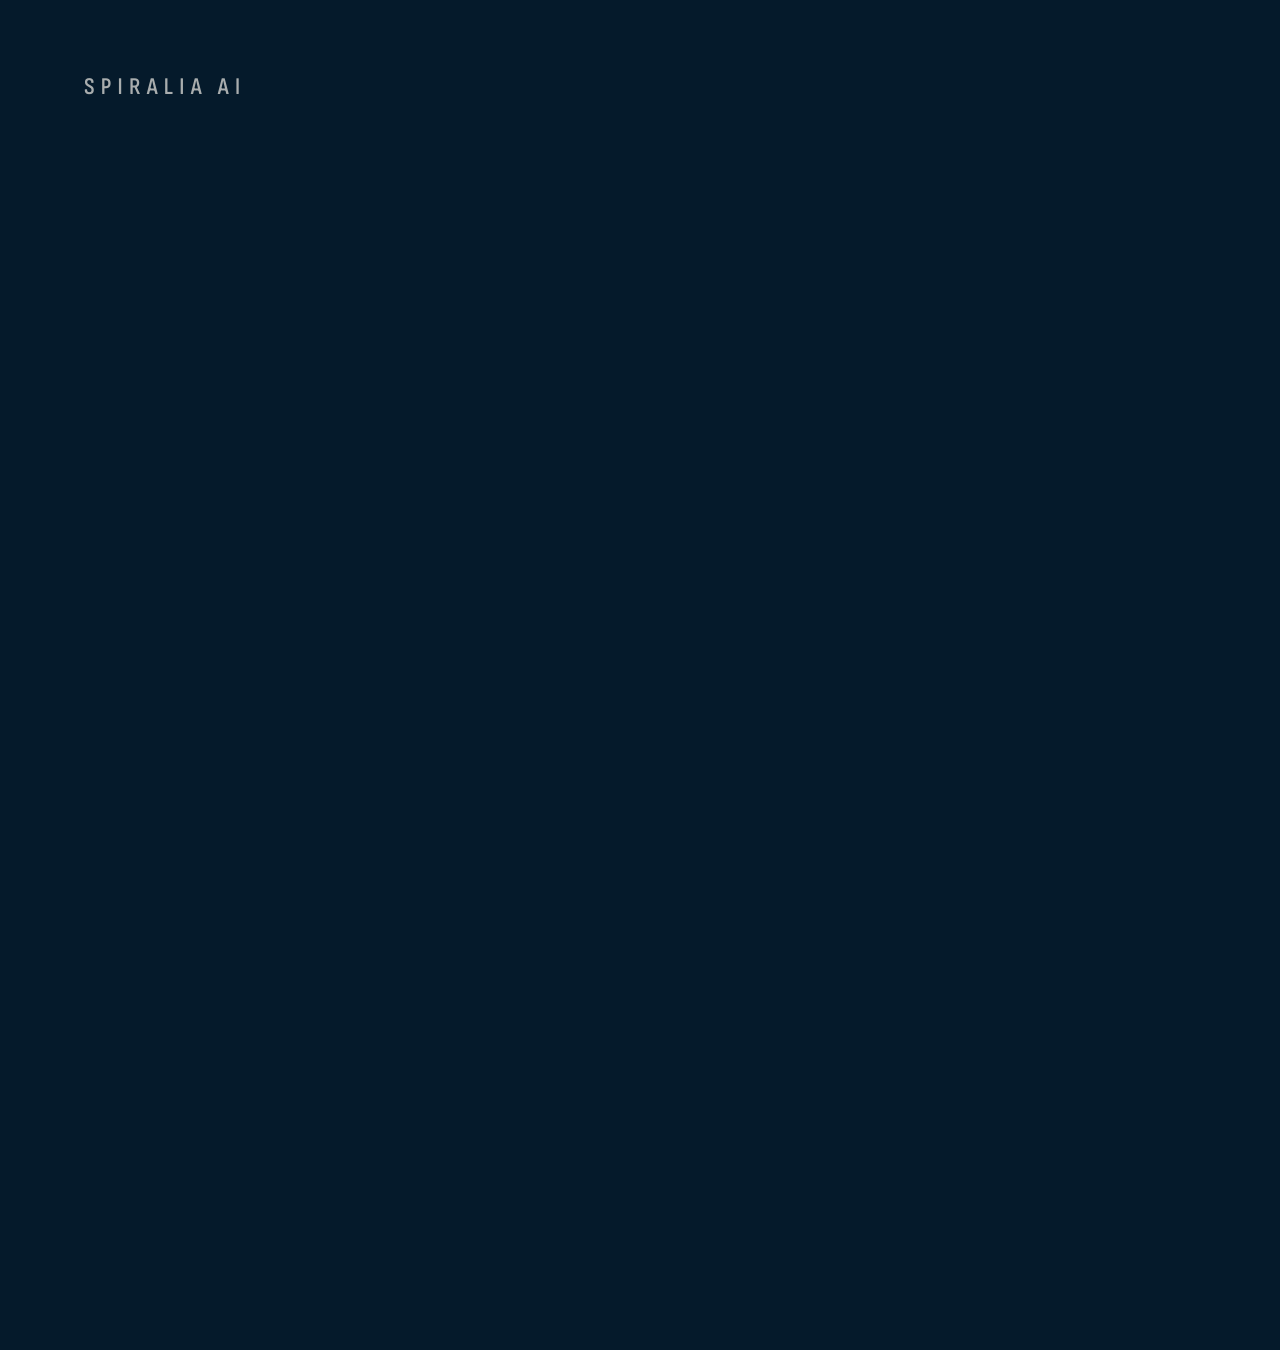
<file: motion/film/index.html>
<!doctype html>
<html lang="es">
<head>
  <meta charset="UTF-8" />
  <meta name="viewport" content="width=1080, height=1350" />
  <title>Película de apertura · Spiralia AI</title>
  <style>
    @font-face { font-family: "Butler"; src: url("Butler-Light.otf") format("opentype"); font-weight: 300; font-display: block; }
    @font-face { font-family: "Butler"; src: url("Butler-Regular.otf") format("opentype"); font-weight: 400; font-display: block; }
    @font-face { font-family: "Sofia Sans Condensed"; src: url("SofiaSansCondensed-VF.ttf") format("truetype"); font-weight: 100 900; font-display: block; }
    * { margin: 0; padding: 0; box-sizing: border-box; }
    html, body { width: 1080px; height: 1350px; overflow: hidden; background: #051A2B; }
    .lienzo { position: relative; width: 1080px; height: 1350px; overflow: hidden; -webkit-font-smoothing: antialiased; text-rendering: geometricPrecision; }
    .fondo, .escena { position: absolute; inset: 0; }
    .cromo { position: absolute; left: 84px; top: 76px; font: 600 24px/1 "Sofia Sans Condensed"; letter-spacing: .26em; text-transform: uppercase; }
    .bloque { position: absolute; left: 84px; right: 84px; }
    .centro { top: 50%; transform: translateY(-50%); }
    .mascara { overflow: hidden; padding-bottom: .08em; }
    .sube { display: block; will-change: transform; }
    .grande .mascara { font: 300 118px/1.02 "Butler"; letter-spacing: -.012em; }
    .enorme .mascara { font: 300 176px/1 "Butler"; letter-spacing: -.015em; }
    .grande .mascara.mayor { font-size: 168px; }
    .grande .mascara.blanco { color: #FFFFFF; }
    .relevo { position: relative; height: 1.12em; padding-bottom: 0; font: 300 118px/1.02 "Butler"; letter-spacing: -.012em; color: #FFFFFF; }
    .relevo .sube { position: absolute; left: 0; top: 0; white-space: nowrap; }
    .s4 .relevo { color: inherit; }
    .cifra { position: absolute; left: 70px; top: 150px; font: 300 400px/1 "Butler"; letter-spacing: -.03em; }
    .cifra .suf { font-size: .42em; margin-left: .06em; }
    .etiqueta { position: absolute; left: 84px; top: 610px; width: 860px; font: 400 54px/1.2 "Sofia Sans Condensed"; letter-spacing: .01em; }
    .reja { position: absolute; left: 84px; right: 84px; top: 820px; }
    .reja-t { font: 600 22px/1 "Sofia Sans Condensed"; letter-spacing: .22em; text-transform: uppercase; opacity: .7; margin-bottom: 22px; }
    .reja-g { display: grid; grid-template-columns: repeat(20, 1fr); gap: 18px 0; justify-items: center; }
    .reja-g i { display: block; width: 24px; height: 24px; border-radius: 50%; background: rgba(224, 223, 218, .16); transition: none; }
    .reja-g i.on { background: #FFFFFF; box-shadow: 0 0 14px rgba(255, 255, 255, .55); }
    .cuadros .reja-g i { border-radius: 5px; background: rgba(8, 38, 61, .13); }
    .cuadros .reja-g i.on { background: #08263D; box-shadow: 0 0 0 5px rgba(8, 38, 61, .14); }
    .fuente { position: absolute; left: 84px; bottom: 84px; width: 900px; font: 400 23px/1.35 "Sofia Sans Condensed"; letter-spacing: .02em; opacity: .7; }
    .ese { position: absolute; left: 50%; top: 240px; height: 560px; transform: translateX(-50%); overflow: visible; }
    .ese path { fill: none; stroke: #E0DFDA; stroke-width: 3; stroke-linecap: round; }
    .marca { position: absolute; left: 50%; margin-left: -210px; top: 880px; width: 420px; }
    .lema { position: absolute; left: 0; right: 0; top: 1012px; text-align: center; font: 500 32px/1 "Sofia Sans Condensed"; letter-spacing: .24em; text-transform: uppercase; color: #A9B1B8; }
    /* Versión horizontal (1920×1080, escritorio): render_film.sh pone class="h" en <html>. Mismo guion y textos */
    html.h, html.h body, html.h .lienzo { width: 1920px; height: 1080px; }
    .h .cromo { left: 160px; top: 84px; font-size: 26px; }
    .h .bloque { left: 160px; right: 160px; }
    .h .grande .mascara, .h .relevo { font-size: 148px; }
    .h .enorme .mascara { font-size: 210px; }
    .h .grande .mascara.mayor { font-size: 210px; }
    .h .cifra { left: 140px; top: 50%; transform: translateY(-56%); font-size: 470px; }
    .h .etiqueta { left: 1080px; top: 250px; width: 700px; font-size: 54px; }
    .h .reja { left: 1080px; right: auto; width: 700px; top: 560px; }
    .h .reja-g { gap: 16px 0; }
    .h .reja-g i { width: 20px; height: 20px; }
    .h .fuente { left: 160px; bottom: 84px; width: 1600px; font-size: 24px; }
    .h .ese { top: 150px; height: 520px; }
    .h .marca { top: 720px; }
    .h .lema { top: 846px; font-size: 30px; }
  </style>
  <script src="gsap.min.js"></script>
  <script src="s-geom.js"></script>
  <script src="copy.js"></script>
</head>
<body>
  <!-- 22 s a 30 fps (660 fotogramas), 4:5, sin sonido. Guion en film.js; textos en copy.js -->
  <div id="film" class="lienzo" data-composition-id="film" data-start="0" data-duration="22" data-width="1080" data-height="1350" data-fps="30"></div>
  <script src="film.js"></script>
  <script>
    FILM.montar(document.getElementById('film'));
    const tl = gsap.timeline({ paused: true, onUpdate: () => FILM.pintar(tl.time()) });
    tl.to({ ancla: 0 }, { ancla: 1, duration: FILM.duracion, ease: 'none' }, 0);
    window.__timelines = window.__timelines || {};
    window.__timelines["film"] = tl;
    tl.seek(0);
    FILM.pintar(0);
  </script>
</body>
</html>
</file>
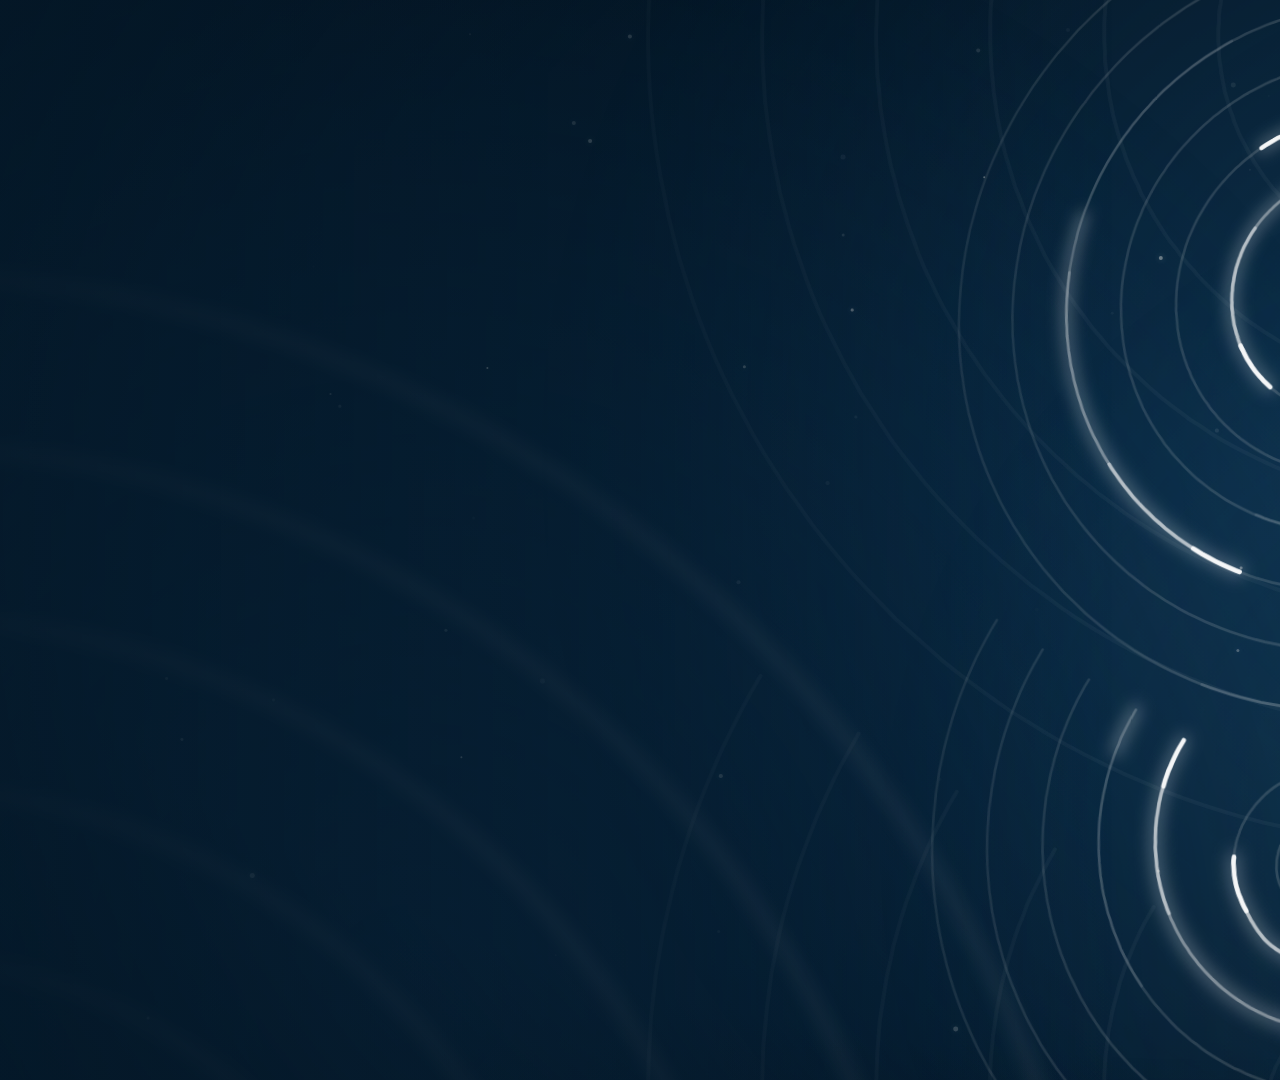
<file: motion/firma-bg/index.html>
<!doctype html>
<html lang="es">
<head>
  <meta charset="UTF-8" />
  <meta name="viewport" content="width=1920, height=1080" />
  <title>Fondo de la portada · Spiralia AI</title>
  <style>
    * { margin: 0; padding: 0; box-sizing: border-box; }
    html, body { overflow: hidden; background: #051A2B; }
    .lienzo { position: relative; overflow: hidden; background: #051A2B; }
    .noche, .vineta, .sombra-izq, .sombra-abajo { position: absolute; inset: 0; }
    .noche { background: radial-gradient(110% 85% at 70% 46%, #072339 0%, #041625 58%, #020B14 100%); }
    .aura { position: absolute; left: 0; top: 0; border-radius: 50%; will-change: transform; }
    .capa { position: absolute; will-change: transform; }
    .capa svg { display: block; overflow: visible; }
    .camara { transform-origin: 50% 50%; }
    .cerca { filter: blur(9px); }
    .mota { position: absolute; left: 0; top: 0; border-radius: 50%; background: #E0DFDA; box-shadow: 0 0 6px rgba(224, 223, 218, .6); }
    .vineta { background: radial-gradient(125% 100% at 64% 48%, transparent 50%, rgba(2, 10, 18, .78) 100%); }
    .sombra-izq { background: linear-gradient(90deg, rgba(5, 26, 43, .78) 0%, rgba(5, 26, 43, .45) 34%, transparent 58%); }
    .sombra-abajo { background: linear-gradient(0deg, rgba(5, 26, 43, .9) 0%, rgba(5, 26, 43, .55) 38%, transparent 62%); }
  </style>
  <script src="gsap.min.js"></script>
  <script src="s-geom.js"></script>
</head>
<body>
  <!-- Bucle de 12 s a 24 fps, sin sonido. Coreografía en bg.js (función de t). render_hero_bg.sh cambia el tamaño para la versión vertical -->
  <div id="fondo" class="lienzo" data-composition-id="fondo" data-start="0" data-duration="12" data-width="1920" data-height="1080" data-fps="24"></div>
  <script src="bg.js"></script>
  <script>
    FONDO.montar(document.getElementById('fondo'));
    const tl = gsap.timeline({ paused: true, onUpdate: () => FONDO.pintar(tl.time()) });
    tl.to({ ancla: 0 }, { ancla: 1, duration: FONDO.duracion, ease: 'none' }, 0);
    window.__timelines = window.__timelines || {};
    window.__timelines["fondo"] = tl;
    tl.seek(0);
    FONDO.pintar(0);
  </script>
</body>
</html>
</file>
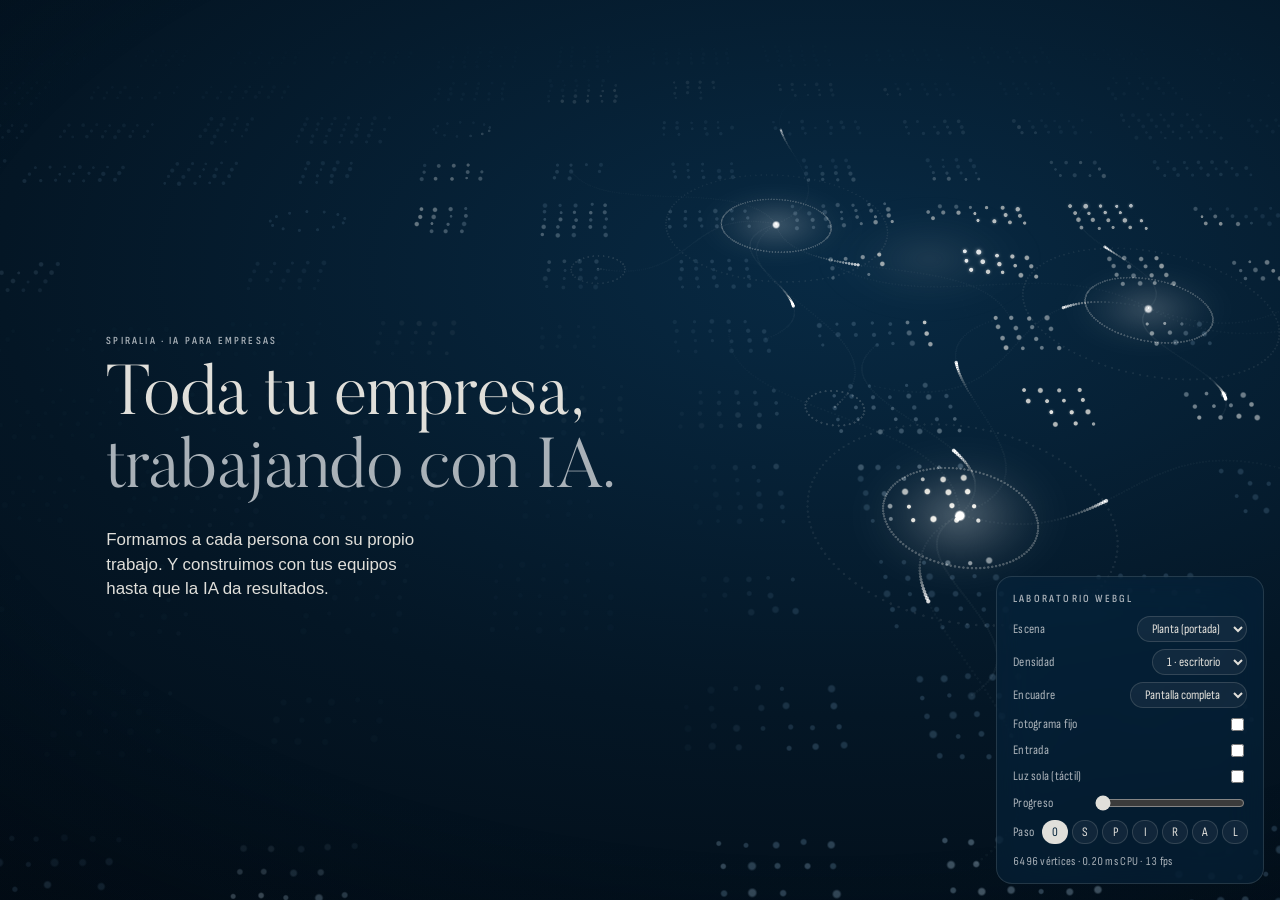
<file: motion/gl-lab/index.html>
<!doctype html>
<html lang="es">
<head>
  <meta charset="UTF-8" />
  <meta name="viewport" content="width=device-width, initial-scale=1" />
  <title>Laboratorio WebGL · Spiralia AI</title>
  <!-- Banco de pruebas de src/js/gl.js. Parámetros de URL: scene=planta|espiral, density=1|0.6, still=1, intro=1,
       p=0..1, step=0..6, ptr=x,y (fracciones del lienzo, o «auto»), marco=pantalla|columna, titular=0, panel=0 -->
  <style>
    @font-face { font-family: "Butler"; src: url(../../assets/fonts/Butler-Light.woff2) format("woff2"); font-weight: 300; }
    @font-face { font-family: "Sofia Sans Condensed"; src: url(../../assets/fonts/SofiaSansCondensed.woff2) format("woff2"); font-weight: 100 900; }
    :root { --night: #051A2B; --navy: #08263D; --greige: #E0DFDA; --gris: #A9B1B8; }
    * { box-sizing: border-box; }
    html, body { margin: 0; height: 100%; background: var(--night); color: var(--greige); overflow: hidden;
      font: 400 13px/1.4 "Sofia Sans Condensed", "Arial Narrow", Arial, sans-serif; letter-spacing: .02em; }
    .escena { position: fixed; inset: 0; background: radial-gradient(120% 90% at 66% 30%, #082A44 0%, #041625 55%, #020B14 100%); }
    .escena::after { content: ""; position: absolute; inset: 0; pointer-events: none;
      background: radial-gradient(125% 100% at 64% 40%, transparent 55%, rgba(2, 10, 18, .6) 100%); }
    .lienzo { position: absolute; inset: 0; width: 100%; height: 100%; display: block; touch-action: pan-y; }
    .escena.columna .lienzo { width: 46%; }
    /* Mismo sitio que en la portada real: columna izquierda, del 37 % al 89 % del alto; en vertical, desde el 38 % */
    .titular { position: absolute; left: clamp(16px, 8.3vw, 120px); top: 37vh; max-width: 760px; pointer-events: none; z-index: 1; }
    .titular .sub { margin-top: 1.6rem; max-width: 34ch; font: 400 1.3rem/1.45 "Open Sans", Arial, sans-serif; letter-spacing: 0; text-transform: none; color: var(--greige); }
    .titular p { margin: 0 0 1rem; font-weight: 600; font-size: .84rem; letter-spacing: .2em; text-transform: uppercase; color: var(--gris); }
    .titular h1 { margin: 0; font: 300 clamp(2.55rem, 5.6vw, 5.4rem)/1.04 "Butler", Georgia, serif; letter-spacing: -.012em; }
    .titular h1 span { display: block; color: var(--gris); }
    @media (max-aspect-ratio: 9/10) { .titular { top: 38vh; right: 16px; } .titular .sub { font-size: 1.05rem; } }
    .panel { position: fixed; right: 16px; bottom: 16px; z-index: 2; width: 268px; padding: 14px 16px 12px; border-radius: 16px;
      background: rgba(8, 38, 61, .55); border: 1px solid rgba(224, 223, 218, .14);
      -webkit-backdrop-filter: blur(18px) saturate(1.2); backdrop-filter: blur(18px) saturate(1.2); }
    .panel h2 { margin: 0 0 10px; font-size: 11px; font-weight: 600; letter-spacing: .2em; text-transform: uppercase; color: var(--gris); }
    .fila { display: flex; align-items: center; justify-content: space-between; gap: 8px; margin: 7px 0; }
    .fila label { color: var(--gris); }
    select, button { font: inherit; color: var(--greige); background: rgba(224, 223, 218, .06); border: 1px solid rgba(224, 223, 218, .16);
      border-radius: 99px; padding: 3px 10px; }
    input[type=range] { width: 150px; }
    input { accent-color: var(--greige); }
    .pasos { display: flex; gap: 4px; }
    .pasos button { padding: 2px 0; width: 26px; }
    .pasos button[aria-pressed=true] { background: var(--greige); color: var(--navy); }
    .datos { margin-top: 10px; font-variant-numeric: tabular-nums; color: var(--gris); font-size: 12px; }
    .aviso { position: fixed; inset: auto 16px 16px auto; color: var(--gris); }
  </style>
</head>
<body>
  <div class="escena" id="escena">
    <canvas class="lienzo" id="lienzo" aria-hidden="true"></canvas>
    <div class="titular" id="titular">
      <p>Spiralia · IA para empresas</p>
      <h1>Toda tu empresa, <span>trabajando con IA.</span></h1>
      <p class="sub">Formamos a cada persona con su propio trabajo. Y construimos con tus equipos hasta que la IA da resultados.</p>
    </div>
  </div>

  <form class="panel" id="panel" onsubmit="return false">
    <h2>Laboratorio WebGL</h2>
    <div class="fila"><label for="f-esc">Escena</label>
      <select id="f-esc"><option value="planta">Planta (portada)</option><option value="espiral">Espiral (método)</option></select></div>
    <div class="fila"><label for="f-den">Densidad</label>
      <select id="f-den"><option value="1">1 · escritorio</option><option value="0.6">0,6 · móvil</option></select></div>
    <div class="fila"><label for="f-marco">Encuadre</label>
      <select id="f-marco"><option value="pantalla">Pantalla completa</option><option value="columna">Columna</option></select></div>
    <div class="fila"><label for="f-still">Fotograma fijo</label><input type="checkbox" id="f-still" /></div>
    <div class="fila"><label for="f-intro">Entrada</label><input type="checkbox" id="f-intro" /></div>
    <div class="fila"><label for="f-auto">Luz sola (táctil)</label><input type="checkbox" id="f-auto" /></div>
    <div class="fila"><label for="f-p">Progreso</label><input type="range" id="f-p" min="0" max="1" step="0.001" value="0" /></div>
    <div class="fila"><label>Paso</label><div class="pasos" id="f-pasos"></div></div>
    <div class="datos" id="datos">—</div>
  </form>

  <script src="../../src/js/s-geom.js"></script>
  <script src="../../src/js/gl.js"></script>
  <script>
    (() => {
      'use strict';
      const $ = id => document.getElementById(id), q = new URLSearchParams(location.search);
      const escena = $('escena'), datos = $('datos');
      let lienzo = $('lienzo');
      const f = { esc: $('f-esc'), den: $('f-den'), marco: $('f-marco'), still: $('f-still'), intro: $('f-intro'), auto: $('f-auto'), p: $('f-p') };
      f.esc.value = q.get('scene') || 'planta';
      f.den.value = q.get('density') || '1';
      f.marco.value = q.get('marco') || (f.esc.value === 'espiral' ? 'columna' : 'pantalla');
      f.still.checked = q.get('still') === '1';
      f.intro.checked = q.get('intro') === '1';
      f.p.value = q.get('p') || 0;
      if (q.get('panel') === '0') $('panel').hidden = true;
      let paso = +(q.get('step') || 0), gl = null, fijo = null;
      if (q.get('ptr')) { f.auto.checked = q.get('ptr') === 'auto'; if (!f.auto.checked) fijo = q.get('ptr').split(',').map(Number); }

      const pasos = $('f-pasos');
      for (let n = 0; n <= 6; n++) {
        const b = document.createElement('button'); b.type = 'button'; b.textContent = n ? 'SPIRAL'[n - 1] : '0';
        b.onclick = () => { paso = n; marca(); if (gl) gl.setStep(n); };
        pasos.append(b);
      }
      const marca = () => [...pasos.children].forEach((b, i) => b.setAttribute('aria-pressed', i === paso));
      marca();

      function monta() {
        if (gl) gl.destroy();
        // Un lienzo nuevo en cada cambio: destroy() libera el contexto y no se puede reutilizar.
        // Se sustituye el lienzo actual, no el original, que ya no está en la página
        const nuevo = lienzo.cloneNode(); lienzo.replaceWith(nuevo); lienzo = window.lienzoActual = nuevo;
        escena.classList.toggle('columna', f.marco.value === 'columna');
        $('titular').hidden = f.esc.value !== 'planta' || q.get('titular') === '0';
        if (!SPGL.supported()) { datos.textContent = 'Sin WebGL2: la página mantendría su póster o su SVG.'; return; }
        gl = SPGL.create(nuevo, { scene: f.esc.value, density: +f.den.value, still: f.still.checked, intro: f.intro.checked, software: true });
        window.lab = gl;
        if (!gl) { datos.textContent = 'create() ha devuelto null.'; return; }
        gl.setProgress(+f.p.value); gl.setStep(paso);
        if (fijo) gl.setPointer(fijo[0] * nuevo.clientWidth, fijo[1] * nuevo.clientHeight);
        nuevo.addEventListener('pointermove', e => {
          if (f.auto.checked || fijo) return;
          const r = nuevo.getBoundingClientRect(); gl.setPointer(e.clientX - r.left, e.clientY - r.top);
        });
        nuevo.addEventListener('pointerleave', () => { if (!fijo) gl.setPointer(null); });
        gl.start();
      }
      ['esc', 'den', 'still', 'intro', 'marco'].forEach(k => f[k].addEventListener('change', () => {
        if (k === 'esc') f.marco.value = f.esc.value === 'espiral' ? 'columna' : 'pantalla';
        monta();
      }));
      f.auto.addEventListener('change', () => { if (gl && f.auto.checked) gl.setPointer(null); });
      f.p.addEventListener('input', () => gl && gl.setProgress(+f.p.value));

      // Cifras: ms de CPU por fotograma (media) y fotogramas por segundo
      let n = 0, t0 = performance.now();
      (function cuenta(t) {
        n++;
        if (t - t0 > 1000 && gl) {
          const i = gl.info();
          datos.textContent = `${i.vertices} vértices · ${i.cpuMs.toFixed(2)} ms CPU · ${Math.round(n * 1000 / (t - t0))} fps${i.running ? '' : ' · en pausa'}`;
          n = 0; t0 = t;
        }
        requestAnimationFrame(cuenta);
      })(t0);
      monta();
    })();
  </script>
</body>
</html>
</file>
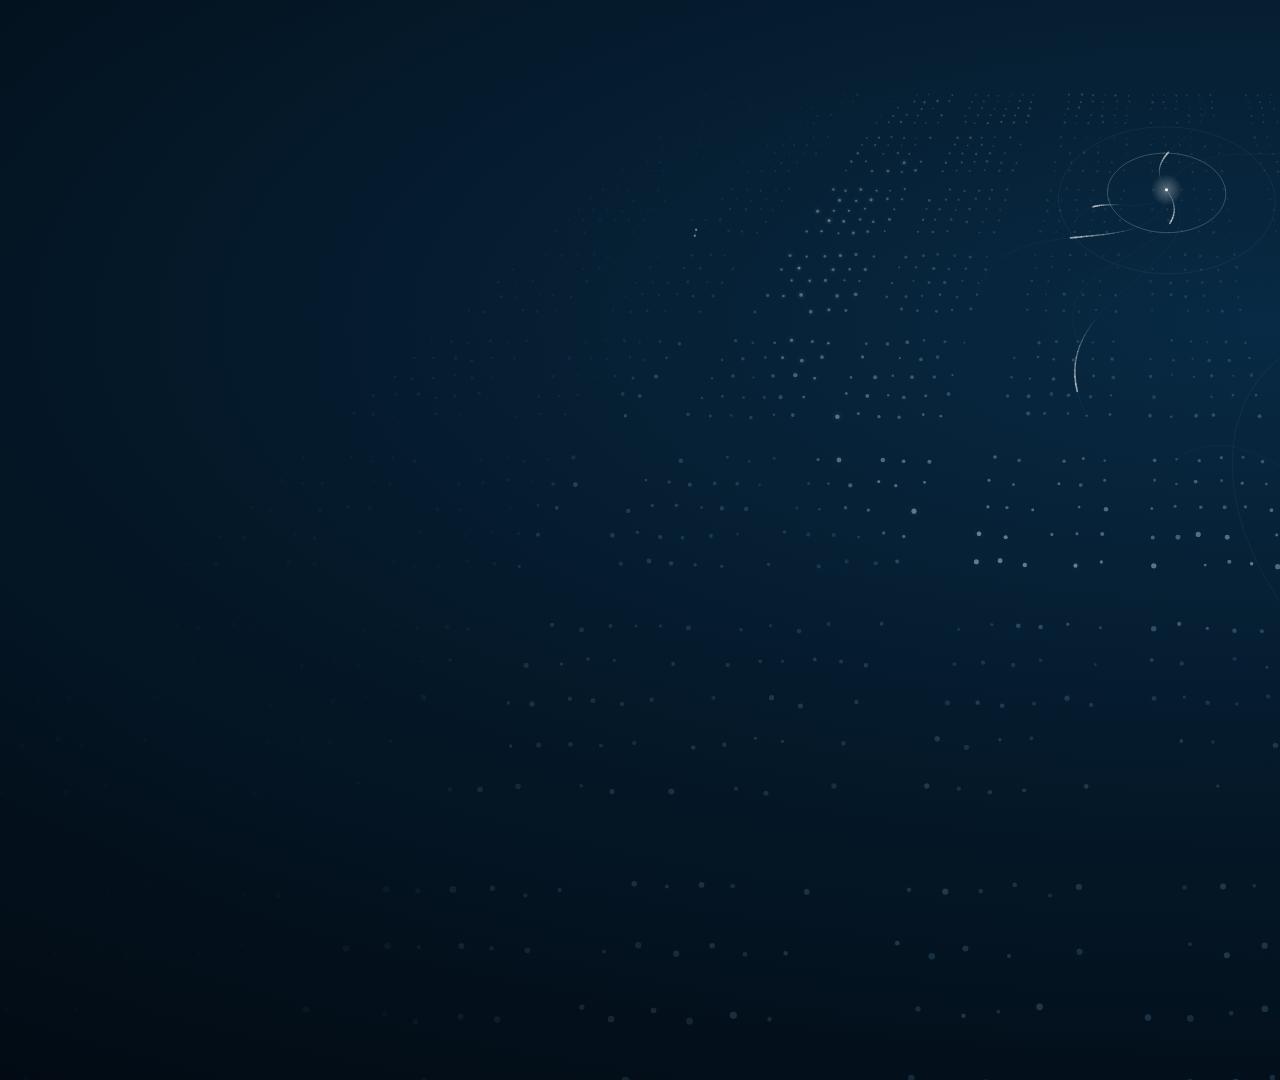
<file: motion/hero-org/index.html>
<!doctype html>
<html lang="es">
<head>
  <meta charset="UTF-8" />
  <meta name="viewport" content="width=1920, height=1080" />
  <title>Fondo de la portada · La organización se enciende · Spiralia AI</title>
  <style>
    * { margin: 0; padding: 0; box-sizing: border-box; }
    html, body { overflow: hidden; background: #051A2B; }
    .lienzo { position: relative; overflow: hidden; background: radial-gradient(120% 90% at 66% 30%, #082A44 0%, #041625 55%, #020B14 100%); }
    .lienzo-org { position: absolute; inset: 0; }
    .lienzo::after { content: ""; position: absolute; inset: 0; background: radial-gradient(125% 100% at 64% 40%, transparent 52%, rgba(2, 10, 18, .7) 100%); }
  </style>
  <script src="gsap.min.js"></script>
</head>
<body>
  <!-- Bucle de 12 s a 24 fps, sin sonido. Coreografía en org.js (función de t). render_hero_bg.sh cambia el tamaño para la versión vertical -->
  <div id="fondo" class="lienzo" data-composition-id="fondo" data-start="0" data-duration="12" data-width="1920" data-height="1080" data-fps="24"></div>
  <script src="org.js"></script>
  <script>
    ORG.montar(document.getElementById('fondo'));
    const tl = gsap.timeline({ paused: true, onUpdate: () => ORG.pintar(tl.time()) });
    tl.to({ ancla: 0 }, { ancla: 1, duration: ORG.duracion, ease: 'none' }, 0);
    window.__timelines = window.__timelines || {};
    window.__timelines["fondo"] = tl;
    tl.seek(0);
    ORG.pintar(0);
  </script>
</body>
</html>
</file>
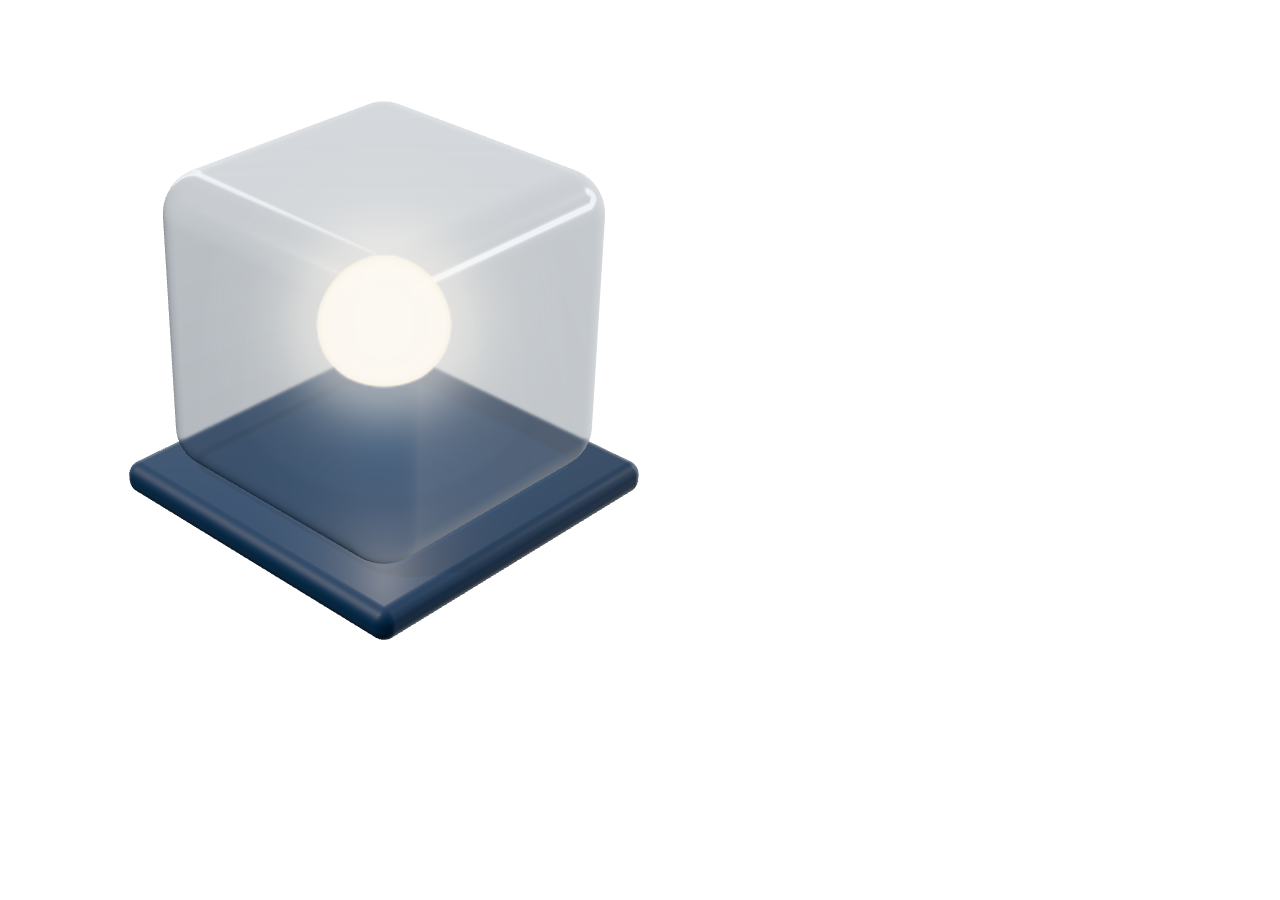
<file: tools/icons3d/index.html>
<!doctype html>
<html lang="es">
<head>
<meta charset="utf-8">
<meta name="viewport" content="width=device-width,initial-scale=1">
<title>Iconos 3D · Spiralia</title>
<!-- Banco de render de los iconos 3D. Solo se usa al generar (render.mjs); no se publica.
     ?icon=<nombre>  icono que se pinta (estrategia, formacion, ingenieria, resultados,
                     personas, tecnologia, rumbo, diauno, espiral)
     ?ss=2           supermuestreo: el lienzo mide 768 × ss píxeles reales
     ?fondo=oscuro|claro  solo para mirar a mano; la salida siempre es transparente -->
<style>
  html,body{margin:0;background:transparent}
  body.oscuro{background:#051A2B}
  body.claro{background:#F5F4F0}
  canvas{display:block;width:768px;height:768px}
</style>
<script type="importmap">
{ "imports": { "three": "./vendor/three.module.min.js" } }
</script>
<script src="../../src/js/s-geom.js"></script>
</head>
<body>
<canvas id="lienzo" width="768" height="768"></canvas>
<script type="module" src="./main.js"></script>
</body>
</html>
</file>
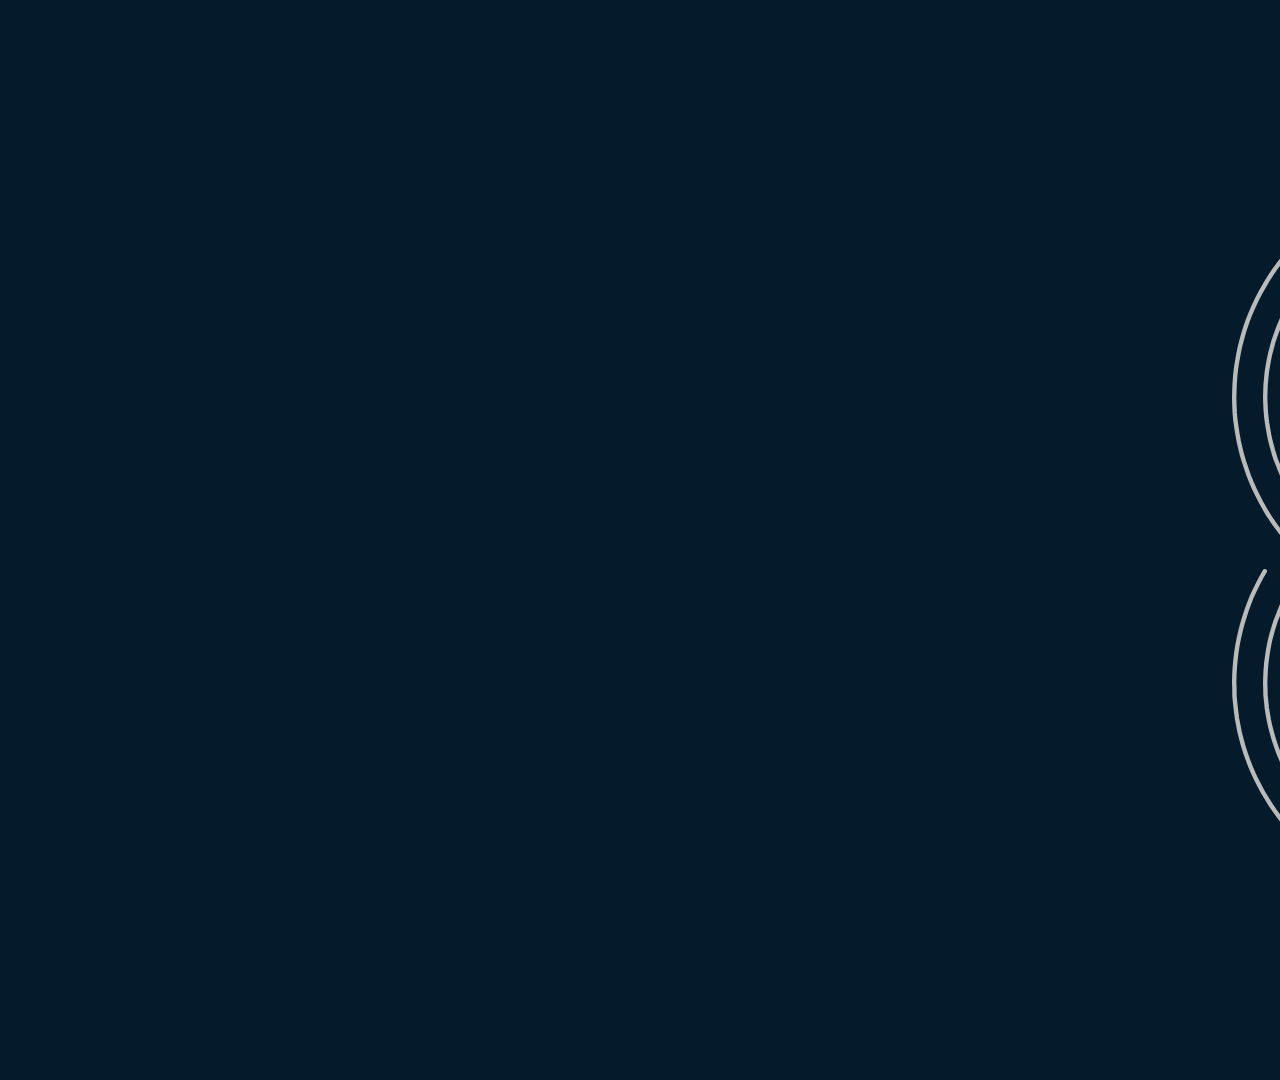
<file: motion/_descartado/bucle-s/hero/index.html>
<!doctype html>
<html lang="es">
<head>
  <meta charset="UTF-8" />
  <meta name="viewport" content="width=1920, height=1080" />
  <title>Portada · Spiralia AI</title>
  <style>
    * { margin: 0; padding: 0; box-sizing: border-box; }
    html, body { width: 1920px; height: 1080px; overflow: hidden; background: #051A2B; }
    .lienzo { position: relative; width: 1920px; height: 1080px; overflow: hidden; }
  </style>
  <script src="gsap.min.js"></script>
  <script src="s-geom.js"></script>
</head>
<body>
  <!-- 24 s a 30 fps (720 fotogramas), en bucle y sin texto. Guion en hero.js -->
  <div id="hero" class="lienzo" data-composition-id="hero" data-start="0" data-duration="24" data-width="1920" data-height="1080" data-fps="30"></div>
  <script src="hero.js"></script>
  <script>
    HERO.montar(document.getElementById('hero'));
    const tl = gsap.timeline({ paused: true, onUpdate: () => HERO.pintar(tl.time()) });
    tl.to({ ancla: 0 }, { ancla: 1, duration: HERO.duracion, ease: 'none' }, 0);
    window.__timelines = window.__timelines || {};
    window.__timelines["hero"] = tl;
    tl.seek(0);
    HERO.pintar(0);
  </script>
</body>
</html>
</file>
